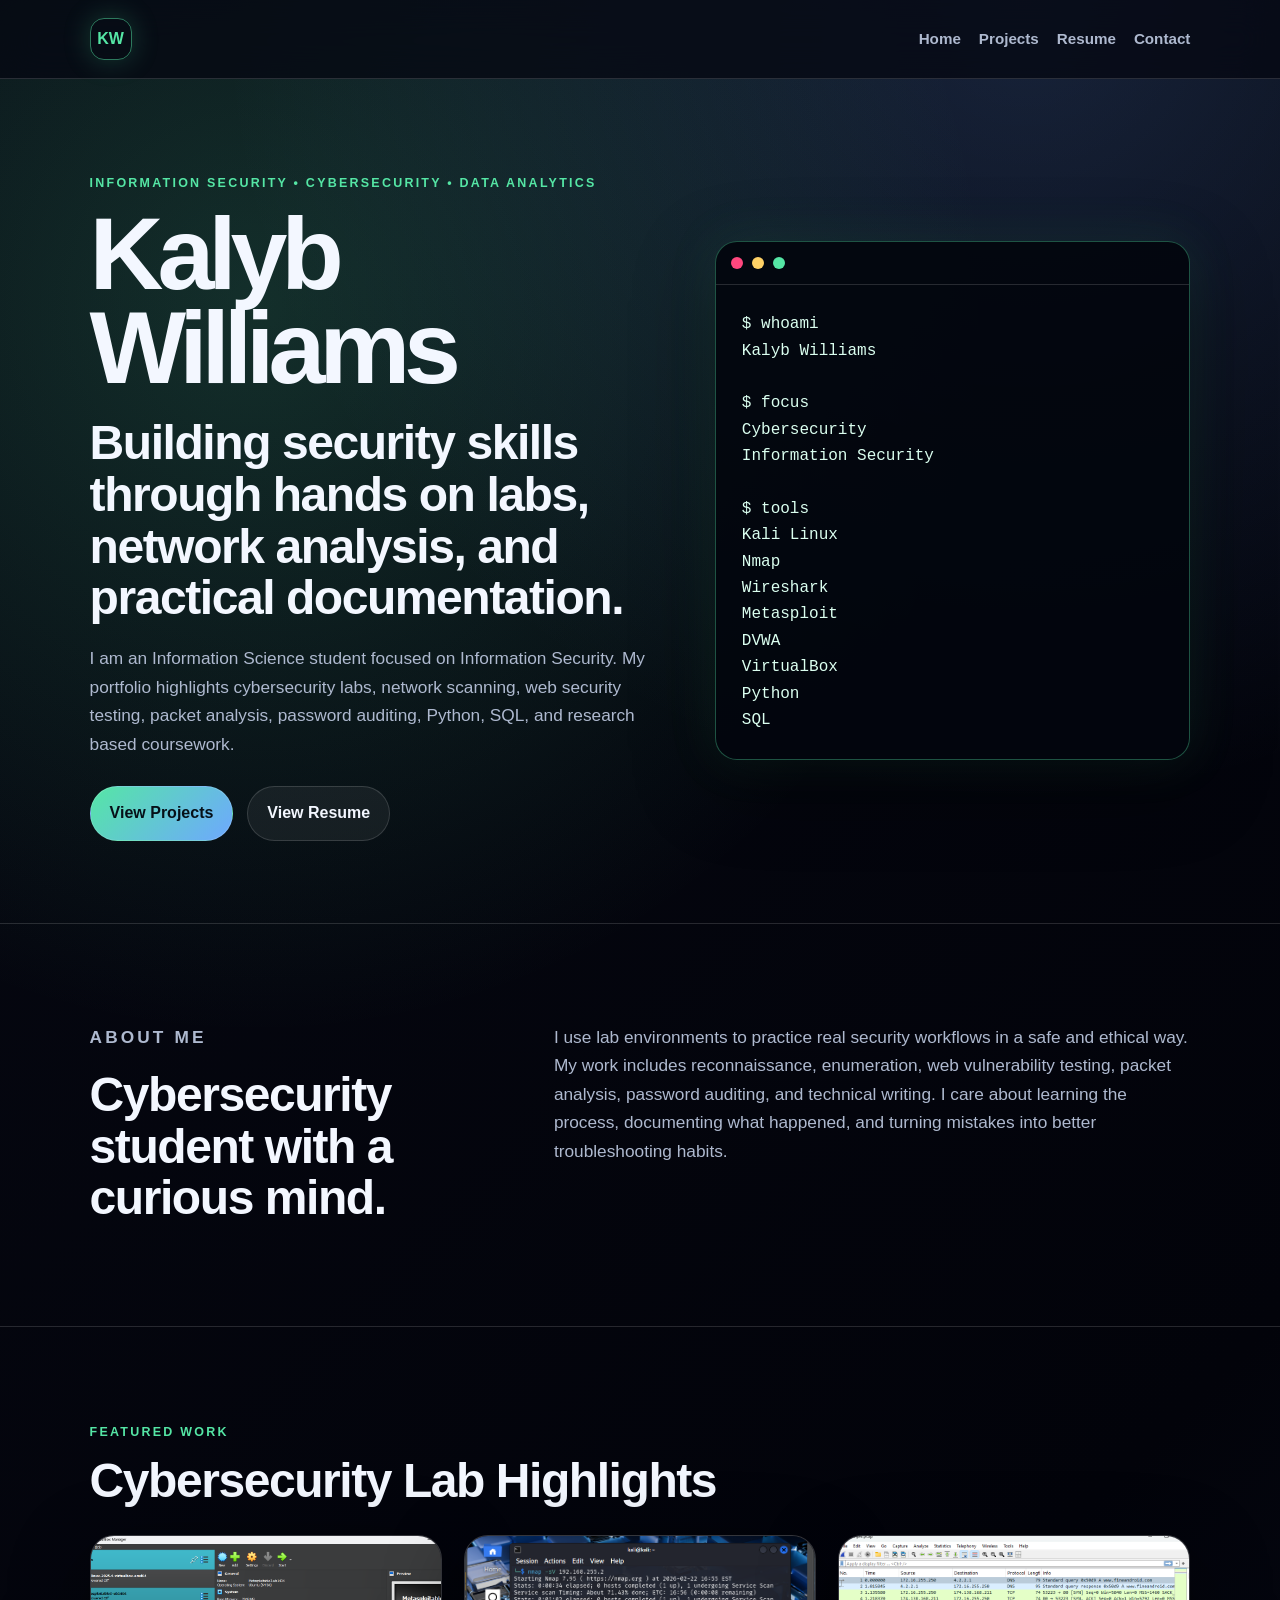
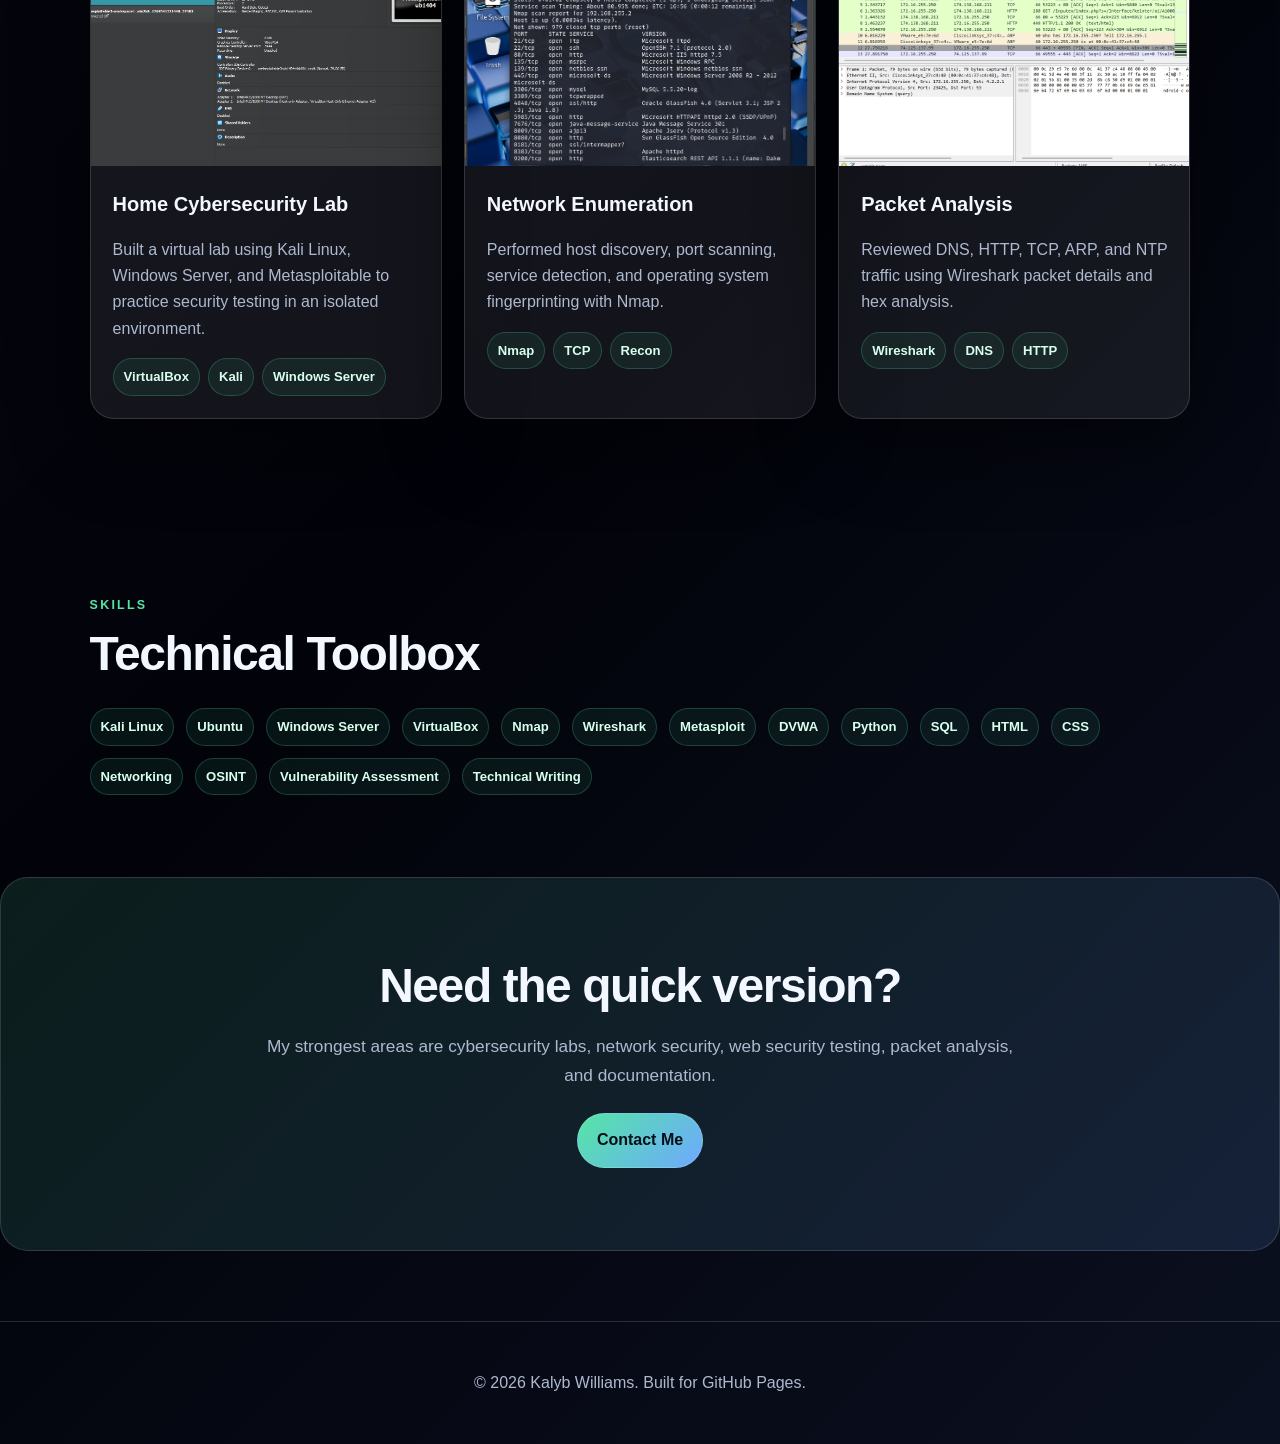
<file: index.html>
<!DOCTYPE html>
<html lang="en">
<head>
  <meta charset="UTF-8" />
  <meta name="viewport" content="width=device-width, initial-scale=1.0" />
  <title>Kalyb Williams | Cybersecurity Portfolio</title>
  <link rel="stylesheet" href="style.css" />
  <script defer src="script.js"></script>
</head>
<body>
  <header class="site-header">
    <a class="logo" href="index.html">KW</a>
    <nav>
      <a href="index.html">Home</a>
      <a href="projects.html">Projects</a>
      <a href="resume.html">Resume</a>
      <a href="contact.html">Contact</a>
    </nav>
  </header>

  <main>
    <section class="hero section">
      <div class="hero-text">
        <p class="eyebrow">Information Security • Cybersecurity • Data Analytics</p>
        <h1>Kalyb Williams</h1>
        <h2>Building security skills through hands on labs, network analysis, and practical documentation.</h2>
        <p class="intro">I am an Information Science student focused on Information Security. My portfolio highlights cybersecurity labs, network scanning, web security testing, packet analysis, password auditing, Python, SQL, and research based coursework.</p>
        <div class="button-row">
          <a class="btn primary" href="projects.html">View Projects</a>
          <a class="btn secondary" href="resume.html">View Resume</a>
        </div>
      </div>
      <div class="terminal-card">
        <div class="terminal-top"><span></span><span></span><span></span></div>
        <pre id="terminalText">$ whoami
Kalyb Williams

$ focus
Cybersecurity
Information Security

$ tools
Kali Linux
Nmap
Wireshark
Metasploit
DVWA
VirtualBox
Python
SQL</pre>
      </div>
    </section>

    <section class="section split">
      <div>
        <p class="eyebrow">About Me</p>
        <h2>Cybersecurity student with a curious mind.</h2>
      </div>
      <p>I use lab environments to practice real security workflows in a safe and ethical way. My work includes reconnaissance, enumeration, web vulnerability testing, packet analysis, password auditing, and technical writing. I care about learning the process, documenting what happened, and turning mistakes into better troubleshooting habits.</p>
    </section>

    <section class="section">
      <p class="eyebrow">Featured Work</p>
      <h2>Cybersecurity Lab Highlights</h2>
      <div class="project-grid">
        <article class="project-card featured">
          <img src="assets/img/home-lab.png" alt="VirtualBox cybersecurity lab" />
          <div class="card-body">
            <h3>Home Cybersecurity Lab</h3>
            <p>Built a virtual lab using Kali Linux, Windows Server, and Metasploitable to practice security testing in an isolated environment.</p>
            <div class="tags"><span>VirtualBox</span><span>Kali</span><span>Windows Server</span></div>
          </div>
        </article>
        <article class="project-card featured">
          <img src="assets/img/nmap-enumeration.png" alt="Nmap enumeration screenshot" />
          <div class="card-body">
            <h3>Network Enumeration</h3>
            <p>Performed host discovery, port scanning, service detection, and operating system fingerprinting with Nmap.</p>
            <div class="tags"><span>Nmap</span><span>TCP</span><span>Recon</span></div>
          </div>
        </article>
        <article class="project-card featured">
          <img src="assets/img/wireshark-dns.png" alt="Wireshark packet capture" />
          <div class="card-body">
            <h3>Packet Analysis</h3>
            <p>Reviewed DNS, HTTP, TCP, ARP, and NTP traffic using Wireshark packet details and hex analysis.</p>
            <div class="tags"><span>Wireshark</span><span>DNS</span><span>HTTP</span></div>
          </div>
        </article>
      </div>
    </section>

    <section class="section skills-section">
      <p class="eyebrow">Skills</p>
      <h2>Technical Toolbox</h2>
      <div class="skills-grid">
        <span>Kali Linux</span><span>Ubuntu</span><span>Windows Server</span><span>VirtualBox</span>
        <span>Nmap</span><span>Wireshark</span><span>Metasploit</span><span>DVWA</span>
        <span>Python</span><span>SQL</span><span>HTML</span><span>CSS</span>
        <span>Networking</span><span>OSINT</span><span>Vulnerability Assessment</span><span>Technical Writing</span>
      </div>
    </section>

    <section class="section cta">
      <h2>Need the quick version?</h2>
      <p>My strongest areas are cybersecurity labs, network security, web security testing, packet analysis, and documentation.</p>
      <a class="btn primary" href="contact.html">Contact Me</a>
    </section>
  </main>

  <footer>
    <p>© 2026 Kalyb Williams. Built for GitHub Pages.</p>
  </footer>
</body>
</html>
</file>
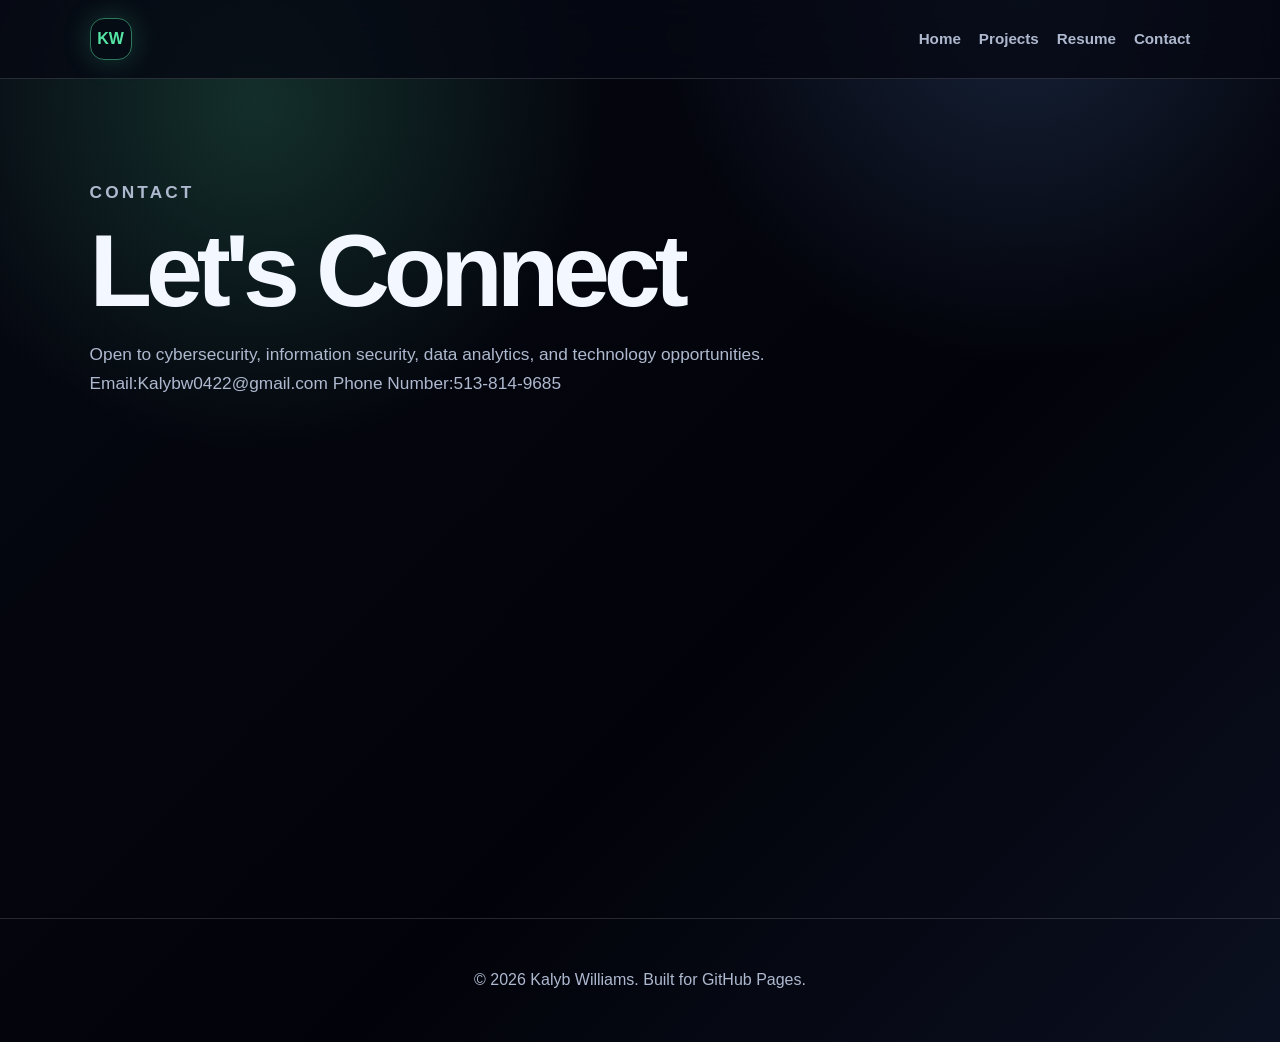
<file: contact.html>
<!DOCTYPE html>
<html lang="en">
<head>
  <meta charset="UTF-8" />
  <meta name="viewport" content="width=device-width, initial-scale=1.0" />
  <title>Contact | Kalyb Williams</title>
  <link rel="stylesheet" href="style.css" />
</head>
<body>
  <header class="site-header">
    <a class="logo" href="index.html">KW</a>
    <nav>
      <a href="index.html">Home</a>
      <a href="projects.html">Projects</a>
      <a href="resume.html">Resume</a>
      <a href="contact.html">Contact</a>
    </nav>
  </header>

  <main>
    <section class="page-hero section">
      <p class="eyebrow">Contact</p>
      <h1>Let's Connect</h1>
      <p>Open to cybersecurity, information security, data analytics, and technology opportunities.
      Email:Kalybw0422@gmail.com  Phone Number:513-814-9685</p>
    </section>

    <section class="section contact-grid">
      <a class="contact-card" href="https://github.com/K-Dottington22">GitHub<br><span>K-Dottington22</span></a>
      <a class="contact-card" href="https://www.linkedin.com/in/kalyb-williams-50408632a">LinkedIn<br><span>Kalyb Williams</span></a>
      <a class="contact-card" href="mailto:kalybw0422@gmail.com">Email<br><span>kalybw0422@gmail.com</span></a>
    </section>
  </main>

  <footer>
    <p>© 2026 Kalyb Williams. Built for GitHub Pages.</p>
  </footer>
</body>
</html>
</file>
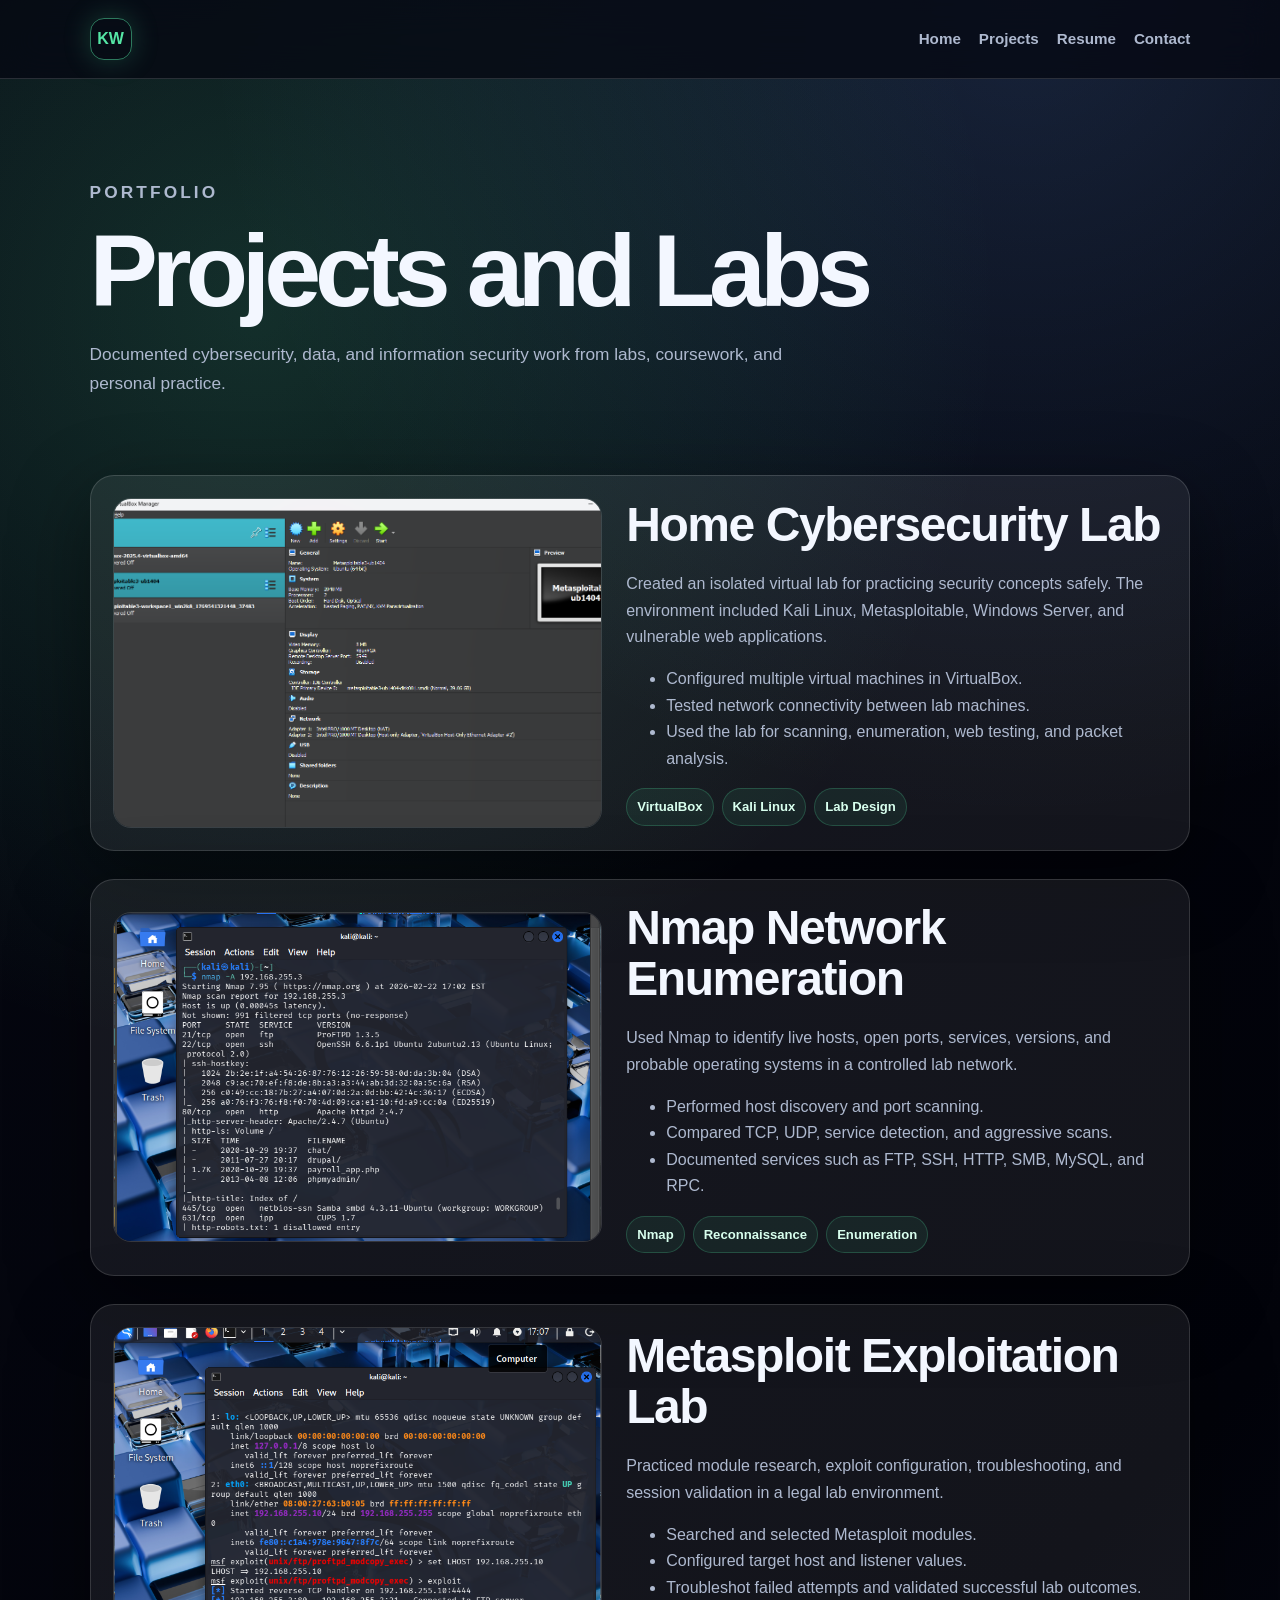
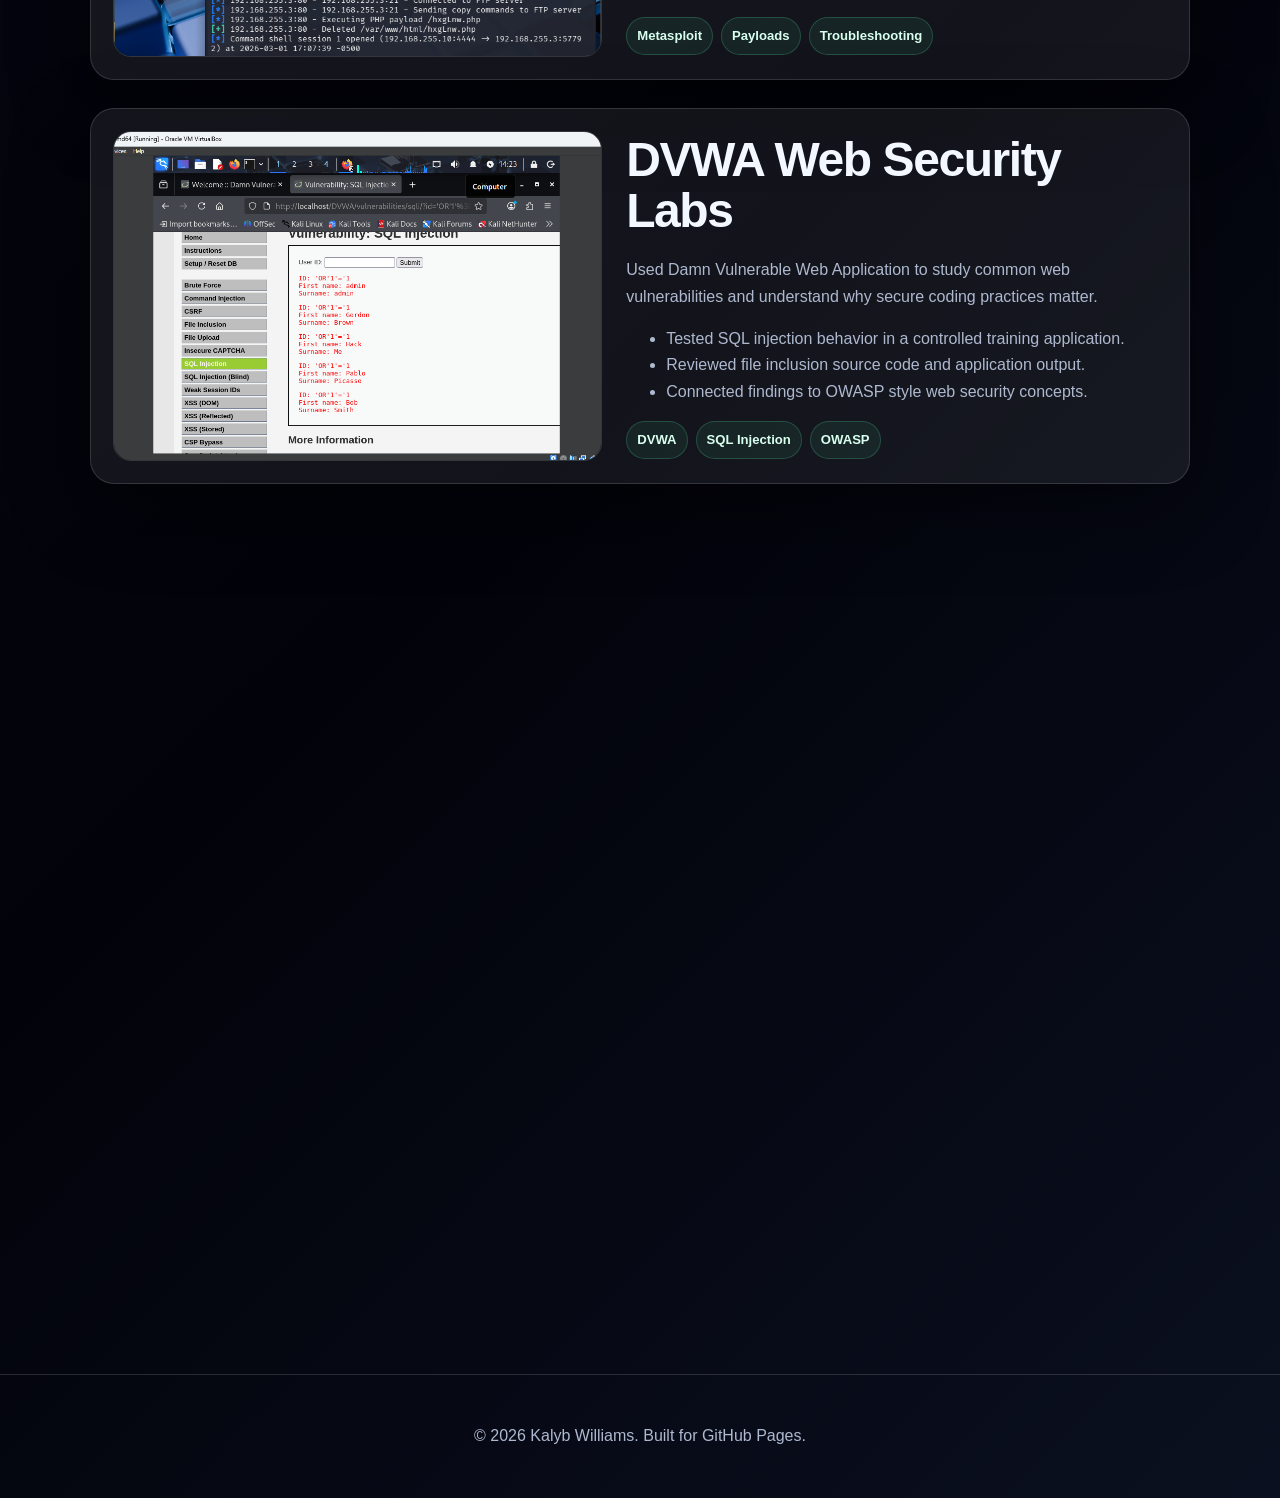
<file: projects.html>
<!DOCTYPE html>
<html lang="en">
<head>
  <meta charset="UTF-8" />
  <meta name="viewport" content="width=device-width, initial-scale=1.0" />
  <title>Projects | Kalyb Williams</title>
  <link rel="stylesheet" href="style.css" />
  <script defer src="script.js"></script>
</head>
<body>
  <header class="site-header">
    <a class="logo" href="index.html">KW</a>
    <nav>
      <a href="index.html">Home</a>
      <a href="projects.html">Projects</a>
      <a href="resume.html">Resume</a>
      <a href="contact.html">Contact</a>
    </nav>
  </header>

  <main>
    <section class="page-hero section">
      <p class="eyebrow">Portfolio</p>
      <h1>Projects and Labs</h1>
      <p>Documented cybersecurity, data, and information security work from labs, coursework, and personal practice.</p>
    </section>

    <section class="section project-list">
      <article class="case-study">
        <div>
          <img src="assets/img/home-lab.png" alt="Home lab virtual machines" />
        </div>
        <div>
          <h2>Home Cybersecurity Lab</h2>
          <p>Created an isolated virtual lab for practicing security concepts safely. The environment included Kali Linux, Metasploitable, Windows Server, and vulnerable web applications.</p>
          <ul>
            <li>Configured multiple virtual machines in VirtualBox.</li>
            <li>Tested network connectivity between lab machines.</li>
            <li>Used the lab for scanning, enumeration, web testing, and packet analysis.</li>
          </ul>
          <div class="tags"><span>VirtualBox</span><span>Kali Linux</span><span>Lab Design</span></div>
        </div>
      </article>

      <article class="case-study">
        <div>
          <img src="assets/img/nmap-service.png" alt="Nmap service detection" />
        </div>
        <div>
          <h2>Nmap Network Enumeration</h2>
          <p>Used Nmap to identify live hosts, open ports, services, versions, and probable operating systems in a controlled lab network.</p>
          <ul>
            <li>Performed host discovery and port scanning.</li>
            <li>Compared TCP, UDP, service detection, and aggressive scans.</li>
            <li>Documented services such as FTP, SSH, HTTP, SMB, MySQL, and RPC.</li>
          </ul>
          <div class="tags"><span>Nmap</span><span>Reconnaissance</span><span>Enumeration</span></div>
        </div>
      </article>

      <article class="case-study">
        <div>
          <img src="assets/img/metasploit-shell.png" alt="Metasploit lab shell" />
        </div>
        <div>
          <h2>Metasploit Exploitation Lab</h2>
          <p>Practiced module research, exploit configuration, troubleshooting, and session validation in a legal lab environment.</p>
          <ul>
            <li>Searched and selected Metasploit modules.</li>
            <li>Configured target host and listener values.</li>
            <li>Troubleshot failed attempts and validated successful lab outcomes.</li>
          </ul>
          <div class="tags"><span>Metasploit</span><span>Payloads</span><span>Troubleshooting</span></div>
        </div>
      </article>

      <article class="case-study">
        <div>
          <img src="assets/img/dvwa-sqli.png" alt="DVWA SQL injection lab" />
        </div>
        <div>
          <h2>DVWA Web Security Labs</h2>
          <p>Used Damn Vulnerable Web Application to study common web vulnerabilities and understand why secure coding practices matter.</p>
          <ul>
            <li>Tested SQL injection behavior in a controlled training application.</li>
            <li>Reviewed file inclusion source code and application output.</li>
            <li>Connected findings to OWASP style web security concepts.</li>
          </ul>
          <div class="tags"><span>DVWA</span><span>SQL Injection</span><span>OWASP</span></div>
        </div>
      </article>

      <article class="case-study">
        <div>
          <img src="assets/img/wireshark-http.png" alt="Wireshark HTTP analysis" />
        </div>
        <div>
          <h2>Wireshark Packet Analysis</h2>
          <p>Analyzed packet captures to understand how traffic moves across a network and how protocols appear at the packet level.</p>
          <ul>
            <li>Reviewed DNS queries and responses.</li>
            <li>Inspected HTTP GET requests and headers.</li>
            <li>Used packet details and hex view to interpret network activity.</li>
          </ul>
          <div class="tags"><span>Wireshark</span><span>DNS</span><span>HTTP</span><span>NTP</span></div>
        </div>
      </article>

      <article class="case-study">
        <div>
          <img src="assets/img/malware-research.png" alt="VirusTotal malware research screenshot" />
        </div>
        <div>
          <h2>Threat Research and Malware Verification</h2>
          <p>Used VirusTotal and file verification techniques to review security tool detections and understand how security vendors classify dual use tools.</p>
          <ul>
            <li>Reviewed detection results and threat labels.</li>
            <li>Compared file identity, hash value, and vendor analysis.</li>
            <li>Practiced safe research habits before handling suspicious tools.</li>
          </ul>
          <div class="tags"><span>VirusTotal</span><span>Threat Intel</span><span>Hash Analysis</span></div>
        </div>
      </article>
    </section>
  </main>

  <footer>
    <p>© 2026 Kalyb Williams. Built for GitHub Pages.</p>
  </footer>
</body>
</html>
</file>
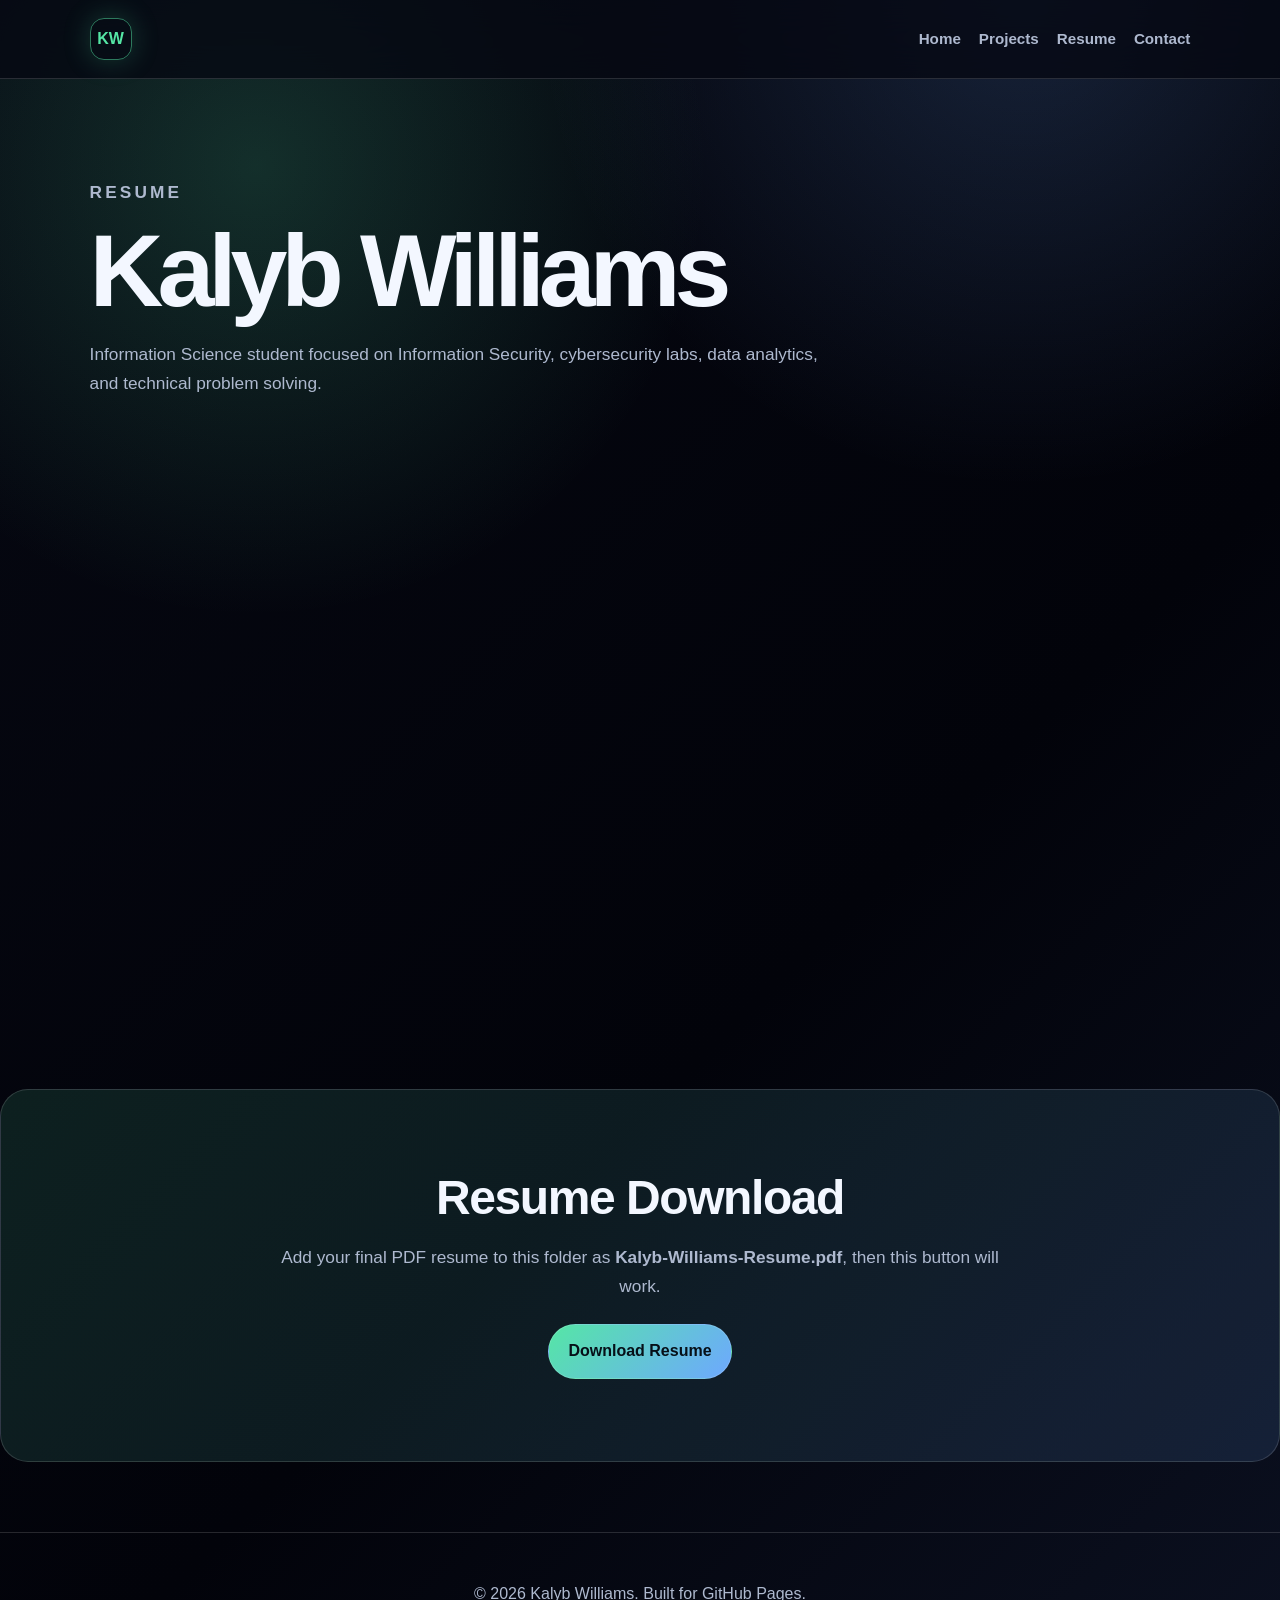
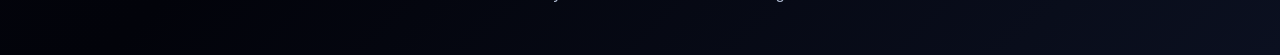
<file: resume.html>
<!DOCTYPE html>
<html lang="en">
<head>
  <meta charset="UTF-8" />
  <meta name="viewport" content="width=device-width, initial-scale=1.0" />
  <title>Resume | Kalyb Williams</title>
  <link rel="stylesheet" href="style.css" />
</head>
<body>
  <header class="site-header">
    <a class="logo" href="index.html">KW</a>
    <nav>
      <a href="index.html">Home</a>
      <a href="projects.html">Projects</a>
      <a href="resume.html">Resume</a>
      <a href="contact.html">Contact</a>
    </nav>
  </header>

  <main>
    <section class="page-hero section">
      <p class="eyebrow">Resume</p>
      <h1>Kalyb Williams</h1>
      <p>Information Science student focused on Information Security, cybersecurity labs, data analytics, and technical problem solving.</p>
    </section>

    <section class="section resume-grid">
      <div class="resume-card">
        <h2>Education</h2>
        <p><strong>University of South Florida</strong></p>
        <p>Information Science with a focus in Information Security and Data Analytics.</p>
      </div>
      <div class="resume-card">
        <h2>Technical Skills</h2>
        <p>Kali Linux, Windows Server, VirtualBox, Nmap, Wireshark, Metasploit, DVWA, Python, SQL, HTML, CSS, networking, OSINT, documentation.</p>
      </div>
      <div class="resume-card">
        <h2>Project Experience</h2>
        <p>Built a home cybersecurity lab, performed network enumeration, reviewed web application vulnerabilities, analyzed packet captures, and documented security findings.</p>
      </div>
      <div class="resume-card">
        <h2>Career Interests</h2>
        <p>SOC analyst, junior cybersecurity analyst, information security analyst, vulnerability management, network security, and threat detection.</p>
      </div>
    </section>

    <section class="section cta">
      <h2>Resume Download</h2>
      <p>Add your final PDF resume to this folder as <strong>Kalyb-Williams-Resume.pdf</strong>, then this button will work.</p>
      <a class="btn primary" href="Kalyb-Williams-Resume.pdf">Download Resume</a>
    </section>
  </main>

  <footer>
    <p>© 2026 Kalyb Williams. Built for GitHub Pages.</p>
  </footer>
</body>
</html>
</file>
<file: style.css>
:root {
  --bg: #060812;
  --bg2: #0d1326;
  --card: rgba(255,255,255,.07);
  --text: #f3f7ff;
  --muted: #aeb9cf;
  --line: rgba(255,255,255,.14);
  --accent: #55e6a5;
  --accent2: #6ea8ff;
  --danger: #ff477e;
  --shadow: 0 24px 80px rgba(0,0,0,.45);
}
* { box-sizing: border-box; }
html { scroll-behavior: smooth; }
body {
  margin: 0;
  font-family: Inter, Segoe UI, Arial, sans-serif;
  background:
    radial-gradient(circle at 20% 10%, rgba(85,230,165,.18), transparent 25%),
    radial-gradient(circle at 80% 0%, rgba(110,168,255,.18), transparent 25%),
    linear-gradient(135deg, var(--bg), #02030a 60%, #0b1020);
  color: var(--text);
  line-height: 1.65;
}
a { color: inherit; text-decoration: none; }
img { width: 100%; display: block; border-radius: 18px; }
.site-header {
  position: sticky;
  top: 0;
  z-index: 50;
  display: flex;
  align-items: center;
  justify-content: space-between;
  padding: 18px 7vw;
  background: rgba(6,8,18,.78);
  backdrop-filter: blur(18px);
  border-bottom: 1px solid var(--line);
}
.logo {
  display: grid;
  place-items: center;
  width: 42px;
  height: 42px;
  border: 1px solid rgba(85,230,165,.5);
  border-radius: 14px;
  color: var(--accent);
  font-weight: 800;
  box-shadow: 0 0 28px rgba(85,230,165,.22);
}
nav { display: flex; gap: 18px; flex-wrap: wrap; }
nav a { color: var(--muted); font-weight: 700; font-size: .95rem; }
nav a:hover { color: var(--accent); }
.section { padding: 82px 7vw; max-width: 1320px; margin: 0 auto; }
.hero { min-height: 86vh; display: grid; grid-template-columns: 1.1fr .9fr; gap: 44px; align-items: center; }
.eyebrow { color: var(--accent); text-transform: uppercase; letter-spacing: .18em; font-size: .78rem; font-weight: 900; }
h1 { font-size: clamp(3rem, 8vw, 6.8rem); line-height: .92; margin: 10px 0 22px; letter-spacing: -.06em; }
h2 { font-size: clamp(1.8rem, 4vw, 3rem); line-height: 1.08; margin: 0 0 20px; letter-spacing: -.03em; }
h3 { margin: 0 0 10px; font-size: 1.25rem; }
.intro, .page-hero p, .split p, .cta p { color: var(--muted); max-width: 760px; font-size: 1.08rem; }
.button-row { display: flex; gap: 14px; flex-wrap: wrap; margin-top: 28px; }
.btn { display: inline-flex; padding: 13px 19px; border-radius: 999px; font-weight: 900; border: 1px solid var(--line); }
.btn.primary { background: linear-gradient(135deg, var(--accent), var(--accent2)); color: #061018; }
.btn.secondary { color: var(--text); background: rgba(255,255,255,.06); }
.terminal-card {
  background: rgba(3,6,14,.92);
  border: 1px solid rgba(85,230,165,.35);
  border-radius: 22px;
  box-shadow: var(--shadow), 0 0 50px rgba(85,230,165,.12);
  overflow: hidden;
}
.terminal-top { display: flex; gap: 9px; padding: 15px; border-bottom: 1px solid var(--line); }
.terminal-top span { width: 12px; height: 12px; border-radius: 999px; background: var(--danger); }
.terminal-top span:nth-child(2) { background: #ffd166; }
.terminal-top span:nth-child(3) { background: var(--accent); }
pre {
  margin: 0;
  padding: 26px;
  color: #dbfff0;
  white-space: pre-wrap;
  font-family: Consolas, Monaco, monospace;
  font-size: 1rem;
}
.split { display: grid; grid-template-columns: .8fr 1.2fr; gap: 40px; border-top: 1px solid var(--line); border-bottom: 1px solid var(--line); }
.project-grid { display: grid; grid-template-columns: repeat(3, 1fr); gap: 22px; margin-top: 28px; }
.project-card, .resume-card, .contact-card, .case-study {
  background: var(--card);
  border: 1px solid var(--line);
  border-radius: 24px;
  box-shadow: var(--shadow);
}
.project-card { overflow: hidden; transition: transform .25s ease, border-color .25s ease; }
.project-card:hover, .contact-card:hover { transform: translateY(-6px); border-color: rgba(85,230,165,.55); }
.project-card img { height: 230px; object-fit: cover; border-radius: 0; }
.card-body { padding: 22px; }
.card-body p, .case-study p, .case-study li, .resume-card p { color: var(--muted); }
.tags { display: flex; gap: 8px; flex-wrap: wrap; margin-top: 16px; }
.tags span, .skills-grid span {
  border: 1px solid rgba(85,230,165,.22);
  background: rgba(85,230,165,.08);
  color: #d8ffee;
  padding: 7px 10px;
  border-radius: 999px;
  font-size: .82rem;
  font-weight: 800;
}
.skills-grid { display: flex; flex-wrap: wrap; gap: 12px; margin-top: 28px; }
.cta { text-align: center; background: linear-gradient(135deg, rgba(85,230,165,.12), rgba(110,168,255,.12)); border: 1px solid var(--line); border-radius: 28px; margin-bottom: 70px; }
.cta p { margin: 0 auto 24px; }
.page-hero { padding-bottom: 30px; }
.project-list { display: grid; gap: 28px; padding-top: 30px; }
.case-study { display: grid; grid-template-columns: .95fr 1.05fr; gap: 24px; padding: 22px; align-items: center; }
.case-study img { height: 330px; object-fit: cover; border: 1px solid var(--line); }
.resume-grid, .contact-grid { display: grid; grid-template-columns: repeat(2, 1fr); gap: 22px; }
.resume-card { padding: 26px; }
.contact-card { padding: 34px; font-size: 1.4rem; font-weight: 900; transition: transform .25s ease, border-color .25s ease; }
.contact-card span { color: var(--muted); font-size: 1rem; font-weight: 700; }
footer { padding: 32px 7vw; color: var(--muted); border-top: 1px solid var(--line); text-align: center; }
@media (max-width: 900px) {
  .hero, .split, .case-study, .resume-grid, .contact-grid { grid-template-columns: 1fr; }
  .project-grid { grid-template-columns: 1fr; }
  .site-header { align-items: flex-start; gap: 16px; flex-direction: column; }
  nav { gap: 12px; }
  .section { padding: 58px 5vw; }
}
.project-card, .case-study, .resume-card, .contact-card { opacity: 0; transform: translateY(18px); }
.project-card.show, .case-study.show, .resume-card.show, .contact-card.show { opacity: 1; transform: translateY(0); transition: opacity .55s ease, transform .55s ease, border-color .25s ease; }
</file>
